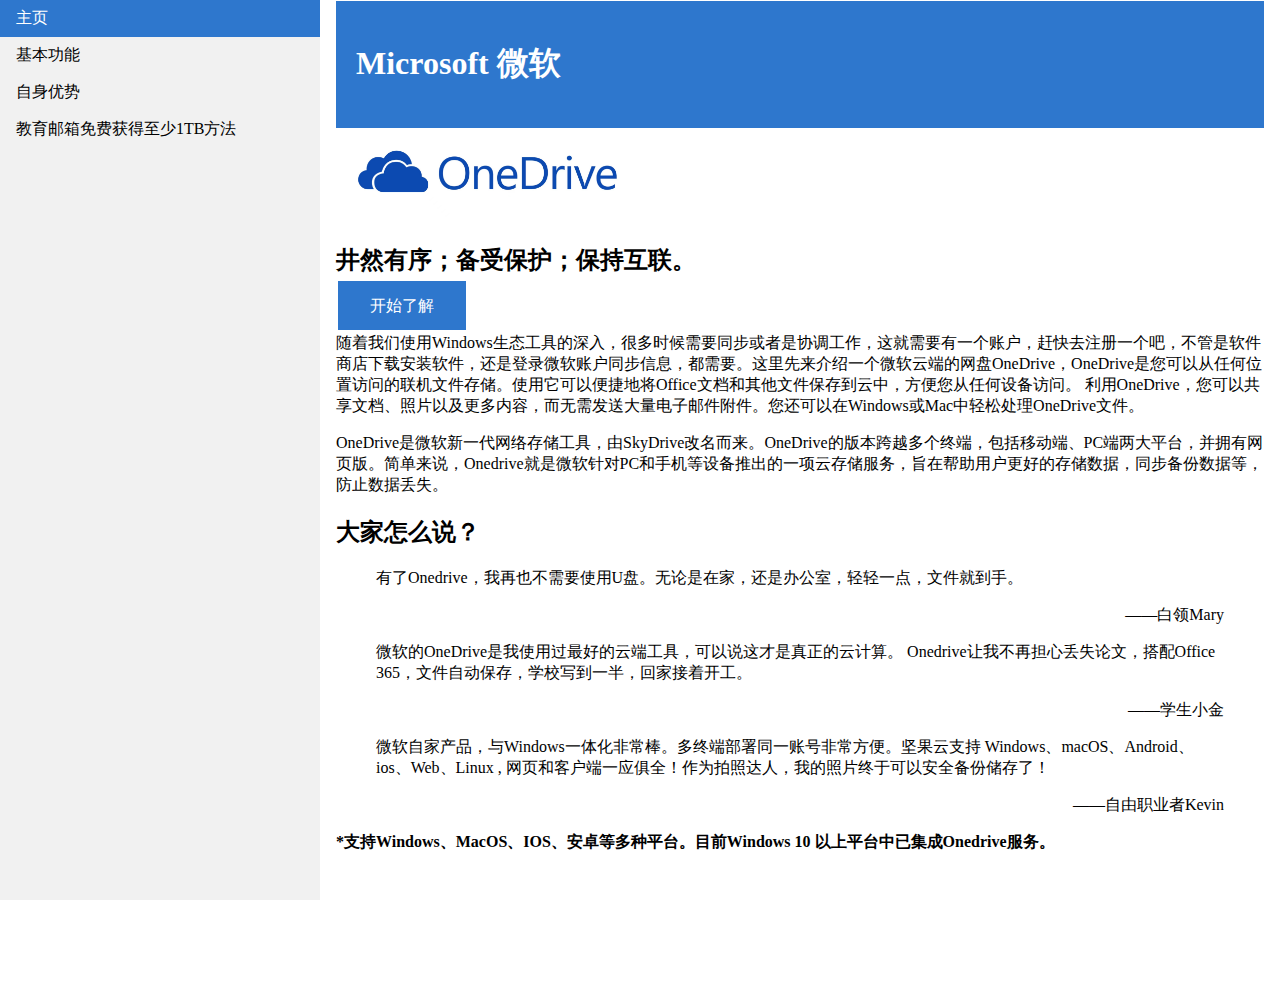
<file: index.html>
<!doctype html>
<html>
  <head>
  <meta charset="UTF-8">
  <title>Onedrive</title>
  <link rel="stylesheet" href="main.css">
  <title>Onedrive</title>
 
  </head>
  <body>
  
  <ul>
    <li><a class="active" href="index.html">主页</a></li>
    <li><a href="basic functions.html">基本功能</a></li>
    <li><a href="features.html">自身优势</a></li>
    <li><a href="educational version.html">教育邮箱免费获得至少1TB方法</a></li>
  </ul>
  
  <div style="margin-left:25%;padding:1px 16px;height:1000px;">
   
    <div class="header">
      <h1>Microsoft 微软
      </div>
      <img src="images/logo.jpeg" width="300"  />
     
    <h2>井然有序；备受保护；保持互联。</h2>
    <a href="basic functions.html" class="button">开始了解</a>
   <p>
    随着我们使用Windows生态工具的深入，很多时候需要同步或者是协调工作，这就需要有一个账户，赶快去注册一个吧，不管是软件商店下载安装软件，还是登录微软账户同步信息，都需要。这里先来介绍一个微软云端的网盘OneDrive，OneDrive是您可以从任何位置访问的联机文件存储。使用它可以便捷地将Office文档和其他文件保存到云中，方便您从任何设备访问。    
    利用OneDrive，您可以共享文档、照片以及更多内容，而无需发送大量电子邮件附件。您还可以在Windows或Mac中轻松处理OneDrive文件。</p>
    <p>OneDrive是微软新一代网络存储工具，由SkyDrive改名而来。OneDrive的版本跨越多个终端，包括移动端、PC端两大平台，并拥有网页版。简单来说，Onedrive就是微软针对PC和手机等设备推出的一项云存储服务，旨在帮助用户更好的存储数据，同步备份数据等，防止数据丢失。
    </p>

    <h2>大家怎么说？</h2>

    <blockquote>
      有了Onedrive，我再也不需要使用U盘。无论是在家，还是办公室，轻轻一点，文件就到手。
      <p align="right">——白领Mary</br> 
      </blockquote>

      <blockquote>
        微软的OneDrive是我使用过最好的云端工具，可以说这才是真正的云计算。 Onedrive让我不再担心丢失论文，搭配Office 365，文件自动保存，学校写到一半，回家接着开工。
        <p align="right">——学生小金</br>      
        </blockquote>

        <blockquote>
          微软自家产品，与Windows一体化非常棒。多终端部署同一账号非常方便。坚果云支持 Windows、macOS、Android、ios、Web、Linux , 网页和客户端一应俱全！作为拍照达人，我的照片终于可以安全备份储存了！
          <p align="right">——自由职业者Kevin</br> 
          </blockquote>
    <p><b>*支持Windows、MacOS、IOS、安卓等多种平台。目前Windows 10 以上平台中已集成Onedrive服务。
</b></p>
  
  </div>
  </body>
  </html>
</file>
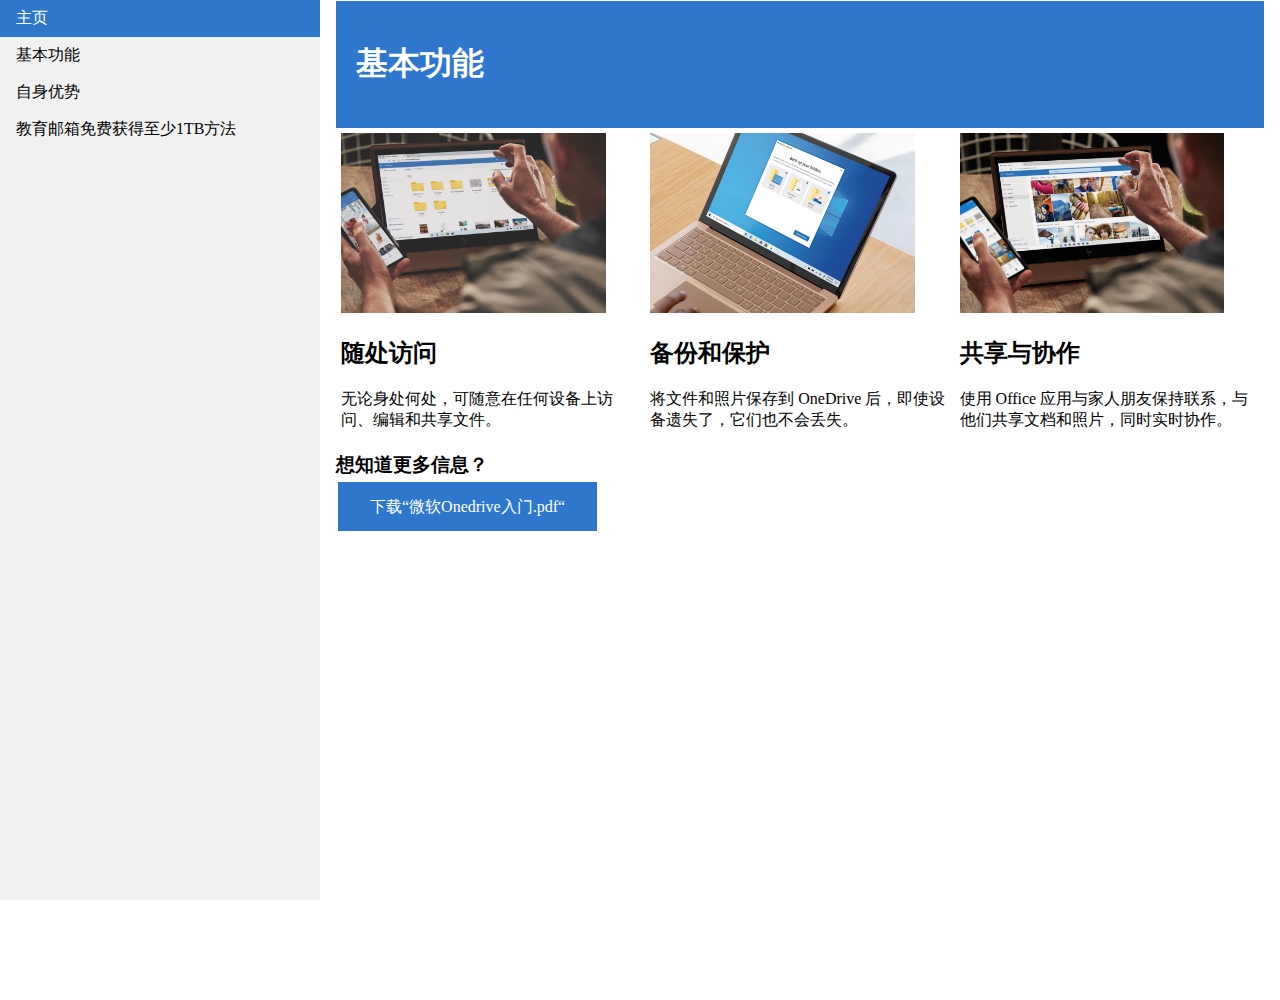
<file: basic functions.html>
<!doctype html>
<html>
  <head>
  <meta charset="UTF-8">
  <title>Basic Functions</title>
  <link rel="stylesheet" href="main.css">
  <title>Onedrive</title>

  </head>
  <body>
  
    <ul>
      <li><a class="active" href="index.html">主页</a></li>
      <li><a href="basic functions.html">基本功能</a></li>
      <li><a href="features.html">自身优势</a></li>
      <li><a href="educational version.html">教育邮箱免费获得至少1TB方法</a></li>
    </ul>
  
  <div style="margin-left:25%;padding:1px 16px;height:1000px;">

<style>*{box-sizing: border-box;}

.img-container {
  float: left;
  width: 33.33%;
  padding: 5px;}
</style>

  <div class="header">
    <h1>基本功能</h1>
    </div>

<div class="img-container">
<div>
<img src="images/visit.png" alt="pic1" style="width:7cm";>
<div>
  <h2>随处访问</h2>
  <p> 无论身处何处，可随意在任何设备上访问、编辑和共享文件。
  </p>
</div>
</div>
</div>
<div class="img-container"> 
<div>
<img src="images/backup.png" alt="book1" style="width:7cm";>
<div>
<h2>备份和保护</h2>
<p> 将文件和照片保存到 OneDrive 后，即使设备遗失了，它们也不会丢失。
</p>
</div>
</div>
</div>
<div class="img-container">
<div>
<img src="images/cooperation.png" alt="book1" style="width:7cm";>
<div>
  <h2>共享与协作</h2>
<p> 使用 Office 应用与家人朋友保持联系，与他们共享文档和照片，同时实时协作。
</p>
  </p>
</div>
</div>
</div>

<h3>想知道更多信息？</h3>
<a href="微软Onedrive入门.pdf" class="button" download="brochure">下载“微软Onedrive入门.pdf“</a>
</body>
</html>
</file>
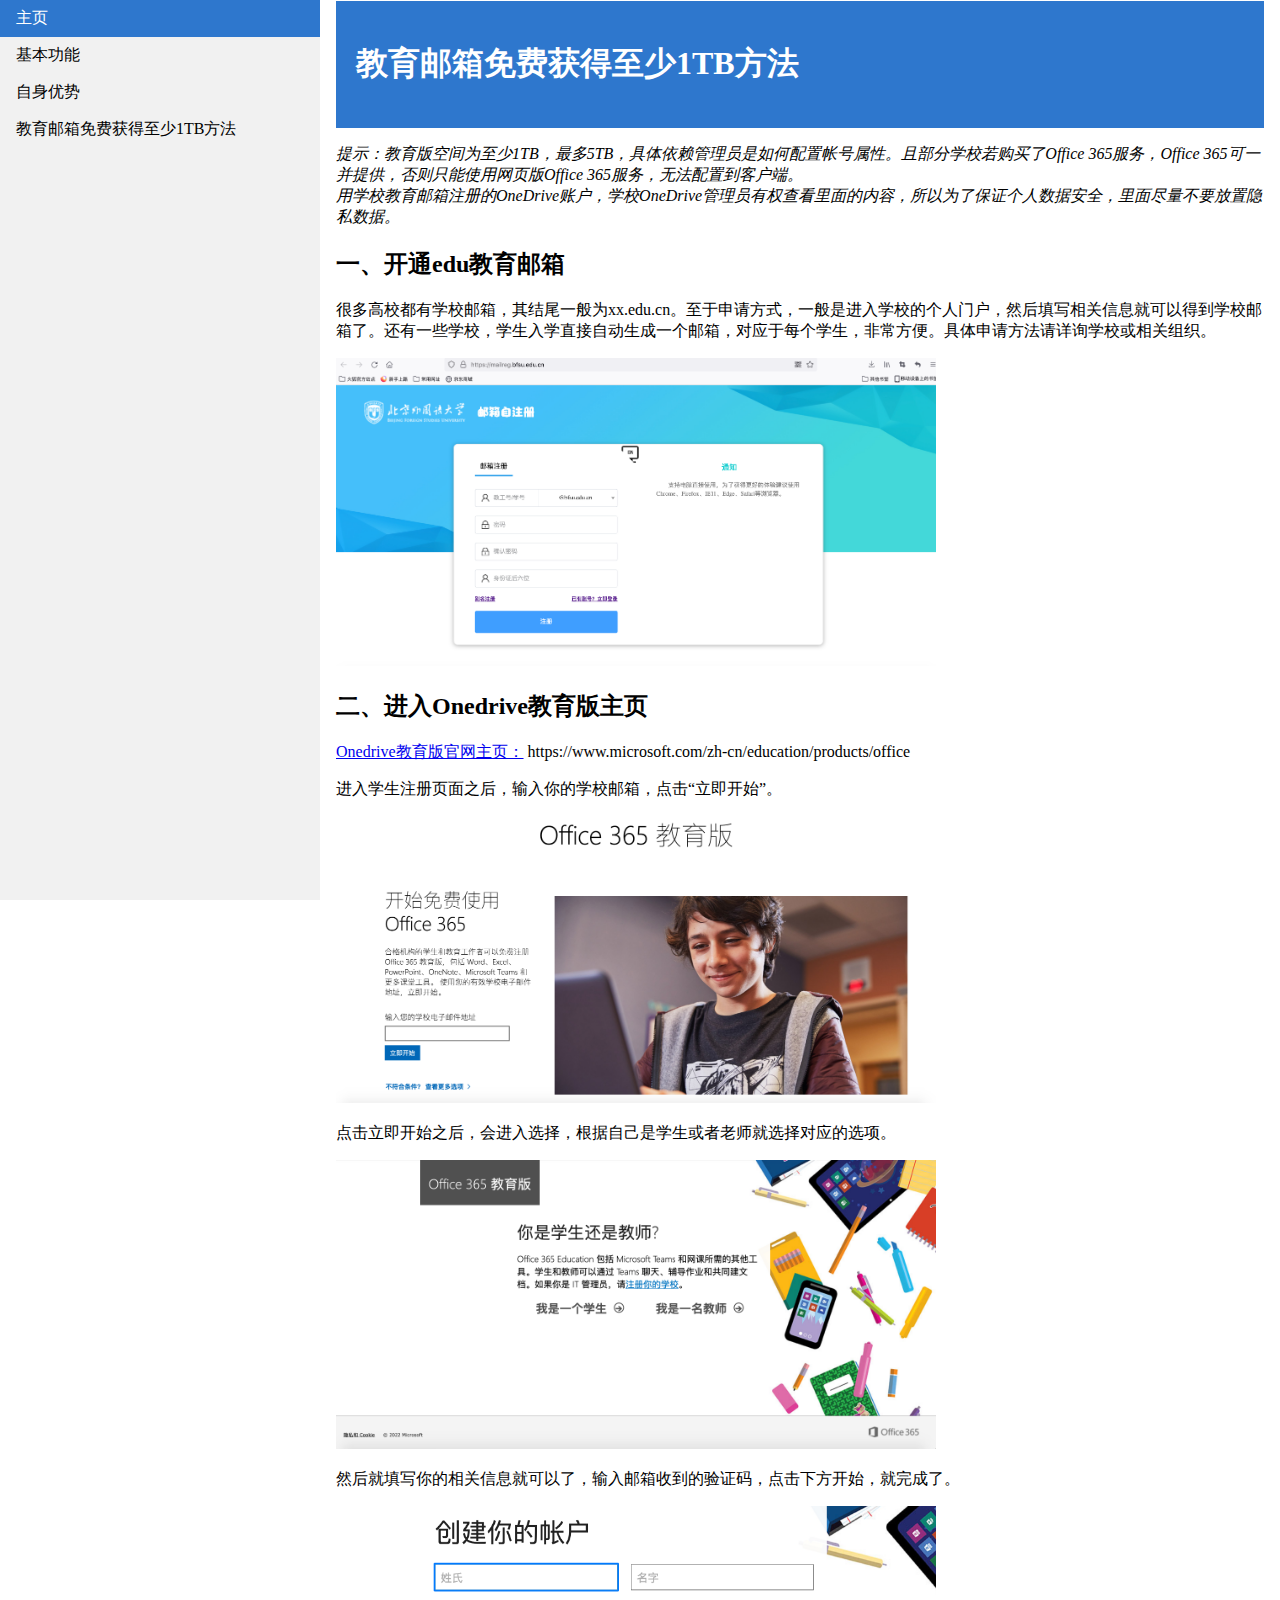
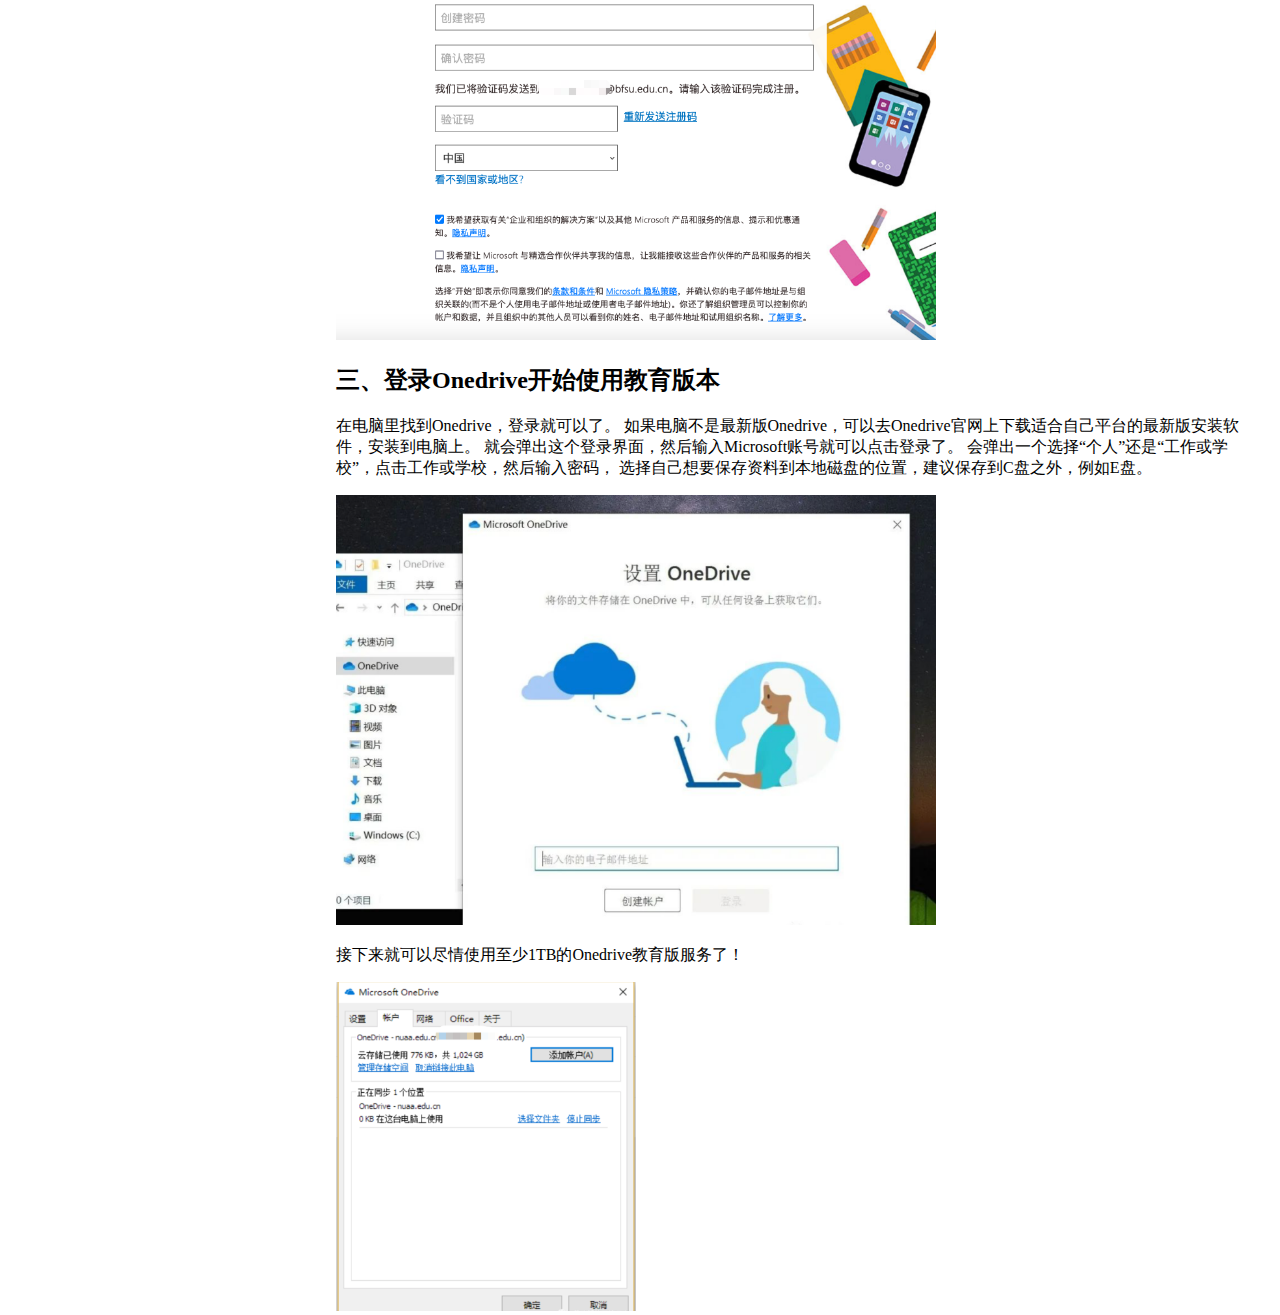
<file: educational version.html>
<!doctype html>
<html>
  <head>
  <meta charset="UTF-8">
  <title>Educational Version for Free</title>
  <link rel="stylesheet" href="main.css">
  <title>Onedrive</title>

  </head>
  <body>
  
    <ul>
      <li><a class="active" href="index.html">主页</a></li>
      <li><a href="basic functions.html">基本功能</a></li>
      <li><a href="features.html">自身优势</a></li>
      <li><a href="educational version.html">教育邮箱免费获得至少1TB方法</a></li>
    </ul>
  
  <div style="margin-left:25%;padding:1px 16px;height:1000px;">
    <div class="header">
      <h1>教育邮箱免费获得至少1TB方法
      </div>
      <p><i>提示：教育版空间为至少1TB，最多5TB，具体依赖管理员是如何配置帐号属性。且部分学校若购买了Office 365服务，Office 365可一并提供，否则只能使用网页版Office 365服务，无法配置到客户端。<br>用学校教育邮箱注册的OneDrive账户，学校OneDrive管理员有权查看里面的内容，所以为了保证个人数据安全，里面尽量不要放置隐私数据。</br></i></p>
<h2>一、开通edu教育邮箱</h2>
<p>很多高校都有学校邮箱，其结尾一般为xx.edu.cn。至于申请方式，一般是进入学校的个人门户，然后填写相关信息就可以得到学校邮箱了。还有一些学校，学生入学直接自动生成一个邮箱，对应于每个学生，非常方便。具体申请方法请详询学校或相关组织。</p>
<img src="images/edu1.png" width="600"  />

<h2>二、进入Onedrive教育版主页</h2>

<p><a href="https://www.microsoft.com/zh-cn/education/products/office">Onedrive教育版官网主页：</a> https://www.microsoft.com/zh-cn/education/products/office</p>
<p>进入学生注册页面之后，输入你的学校邮箱，点击“立即开始”。</p>
<img src="images/edu2.png" width="600"  />
<p>点击立即开始之后，会进入选择，根据自己是学生或者老师就选择对应的选项。</p>
<img src="images/edu3.png" width="600"  />
<p>然后就填写你的相关信息就可以了，输入邮箱收到的验证码，点击下方开始，就完成了。</p>
<img src="images/edu4.png" width="600"  />

<h2>三、登录Onedrive开始使用教育版本</h2>
<p>在电脑里找到Onedrive，登录就可以了。
  如果电脑不是最新版Onedrive，可以去Onedrive官网上下载适合自己平台的最新版安装软件，安装到电脑上。
  就会弹出这个登录界面，然后输入Microsoft账号就可以点击登录了。
  会弹出一个选择“个人”还是“工作或学校”，点击工作或学校，然后输入密码，
  选择自己想要保存资料到本地磁盘的位置，建议保存到C盘之外，例如E盘。</p>
  <img src="images/edu5.png" width="600"  />
  <p>接下来就可以尽情使用至少1TB的Onedrive教育版服务了！</p>
<img src="images/edu6.png" width="300"  />

</div>
</body>
</html>
</file>
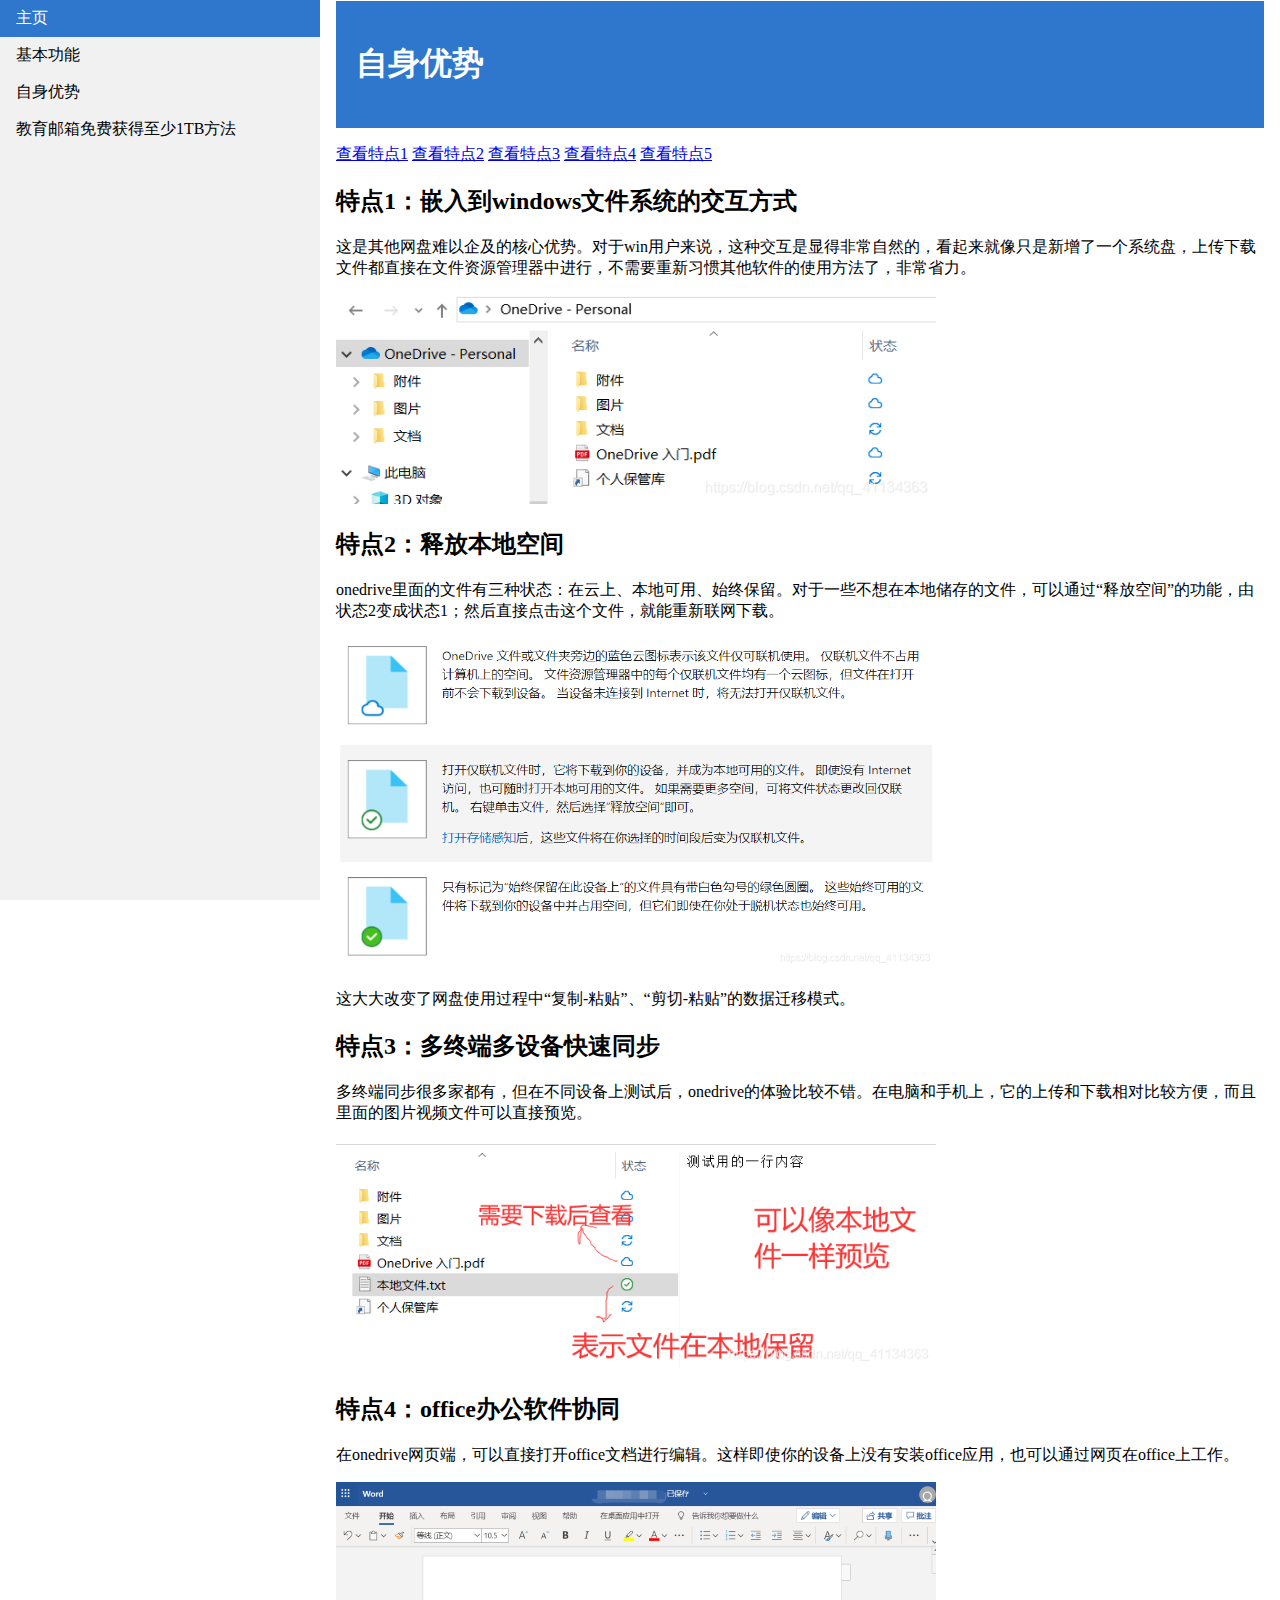
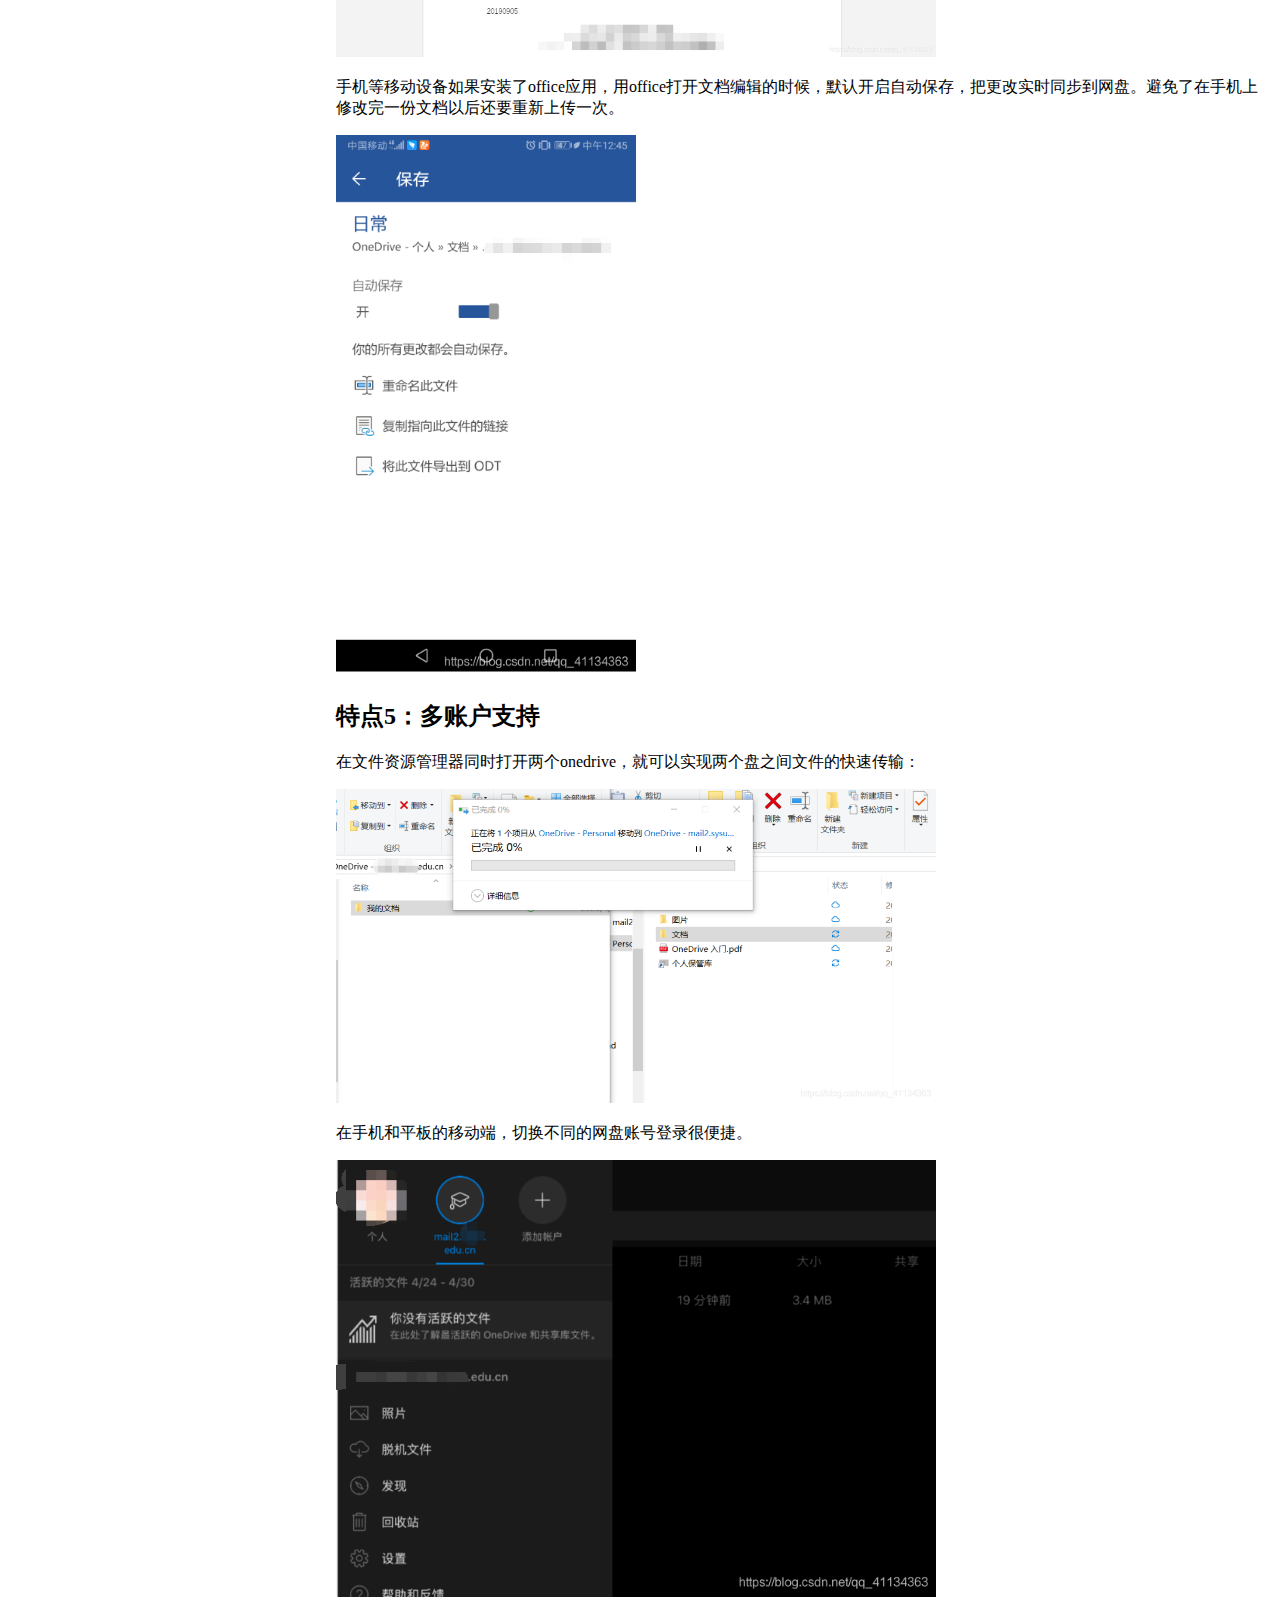
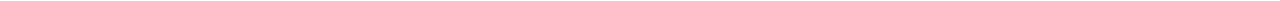
<file: features.html>
<!doctype html>
<html>
  <head>
  <meta charset="UTF-8">
  <title>Features</title>
  <link rel="stylesheet" href="main.css">
  <title>Onedrive</title>
 
  </head>
  <body>
  
  <ul>
    <li><a class="active" href="index.html">主页</a></li>
    <li><a href="basic functions.html">基本功能</a></li>
    <li><a href="features.html">自身优势</a></li>
    <li><a href="educational version.html">教育邮箱免费获得至少1TB方法</a></li>
  </ul>
  
  <div style="margin-left:25%;padding:1px 16px;height:1000px;">
  
    <div class="header">
      <h1>自身优势
      </div>

      <p>
        <a href="#F1">查看特点1</a>
        <a href="#F2">查看特点2</a>
        <a href="#F3">查看特点3</a>
        <a href="#F4">查看特点4</a>
        <a href="#F5">查看特点5</a>

        </p>
      <h2><a name="F1"></a>特点1：嵌入到windows文件系统的交互方式</h1>
        <p>这是其他网盘难以企及的核心优势。对于win用户来说，这种交互是显得非常自然的，看起来就像只是新增了一个系统盘，上传下载文件都直接在文件资源管理器中进行，不需要重新习惯其他软件的使用方法了，非常省力。</p>
        <img src="images/feature1.png" width="600"  />

    
        <h2><a name="F2"></a>特点2：释放本地空间</h1>
          <p>onedrive里面的文件有三种状态：在云上、本地可用、始终保留。对于一些不想在本地储存的文件，可以通过“释放空间”的功能，由状态2变成状态1；然后直接点击这个文件，就能重新联网下载。</p>
          <img src="images/feature2.png" width="600"  />
          <p>这大大改变了网盘使用过程中“复制-粘贴”、“剪切-粘贴”的数据迁移模式。</p>

          <h2><a name="F3"></a>特点3：多终端多设备快速同步</h1>
            <p>多终端同步很多家都有，但在不同设备上测试后，onedrive的体验比较不错。在电脑和手机上，它的上传和下载相对比较方便，而且里面的图片视频文件可以直接预览。
                </p>
            <img src="images/feature3.png" width="600"  />

            <h2><a name="F4"></a>特点4：office办公软件协同</h1>
                <p>在onedrive网页端，可以直接打开office文档进行编辑。这样即使你的设备上没有安装office应用，也可以通过网页在office上工作。</p>
                <img src="images/feature4-1.png" width="600"  />
                <p>手机等移动设备如果安装了office应用，用office打开文档编辑的时候，默认开启自动保存，把更改实时同步到网盘。避免了在手机上修改完一份文档以后还要重新上传一次。</p>
                <img src="images/feature4-2.png" width="300"  />

                <h2><a name="F5"></a>特点5：多账户支持</h1>
                    <p>在文件资源管理器同时打开两个onedrive，就可以实现两个盘之间文件的快速传输：                    </p>
                    <img src="images/feature5-1.png" width="600"  />
                    <p>在手机和平板的移动端，切换不同的网盘账号登录很便捷。</p>
                    <img src="images/feature5-2.png" width="600"  />
</file>
<file: main.css>
body {
    margin: 0;}

  ul {
    list-style-type: none;
    margin: 0;
    padding: 0;
    width: 25%;
    background-color: #f1f1f1;
    position: fixed;
    height: 100%;
    overflow: auto;}
  
  li a {
    display: block;
    color: #000;
    padding: 8px 16px;
    text-decoration: none;}
  
  li a.active {
    background-color: #2e77cd;
    color: white;}
  
  li a:hover:not(.active) {
    background-color: #555;
    color: white;}

  .headings{color: #2e77cd}

.header {
  background-color:#2e77cd;
  color:white;
  text-align:left;
  padding:20px;}

.button{
  background-color: #2e77cd;
  border: none;
  color: white;
  padding: 16px 32px;
  text-decoration: none;
  margin: 4px 2px;
  cursor: pointer;
  }
</file>
